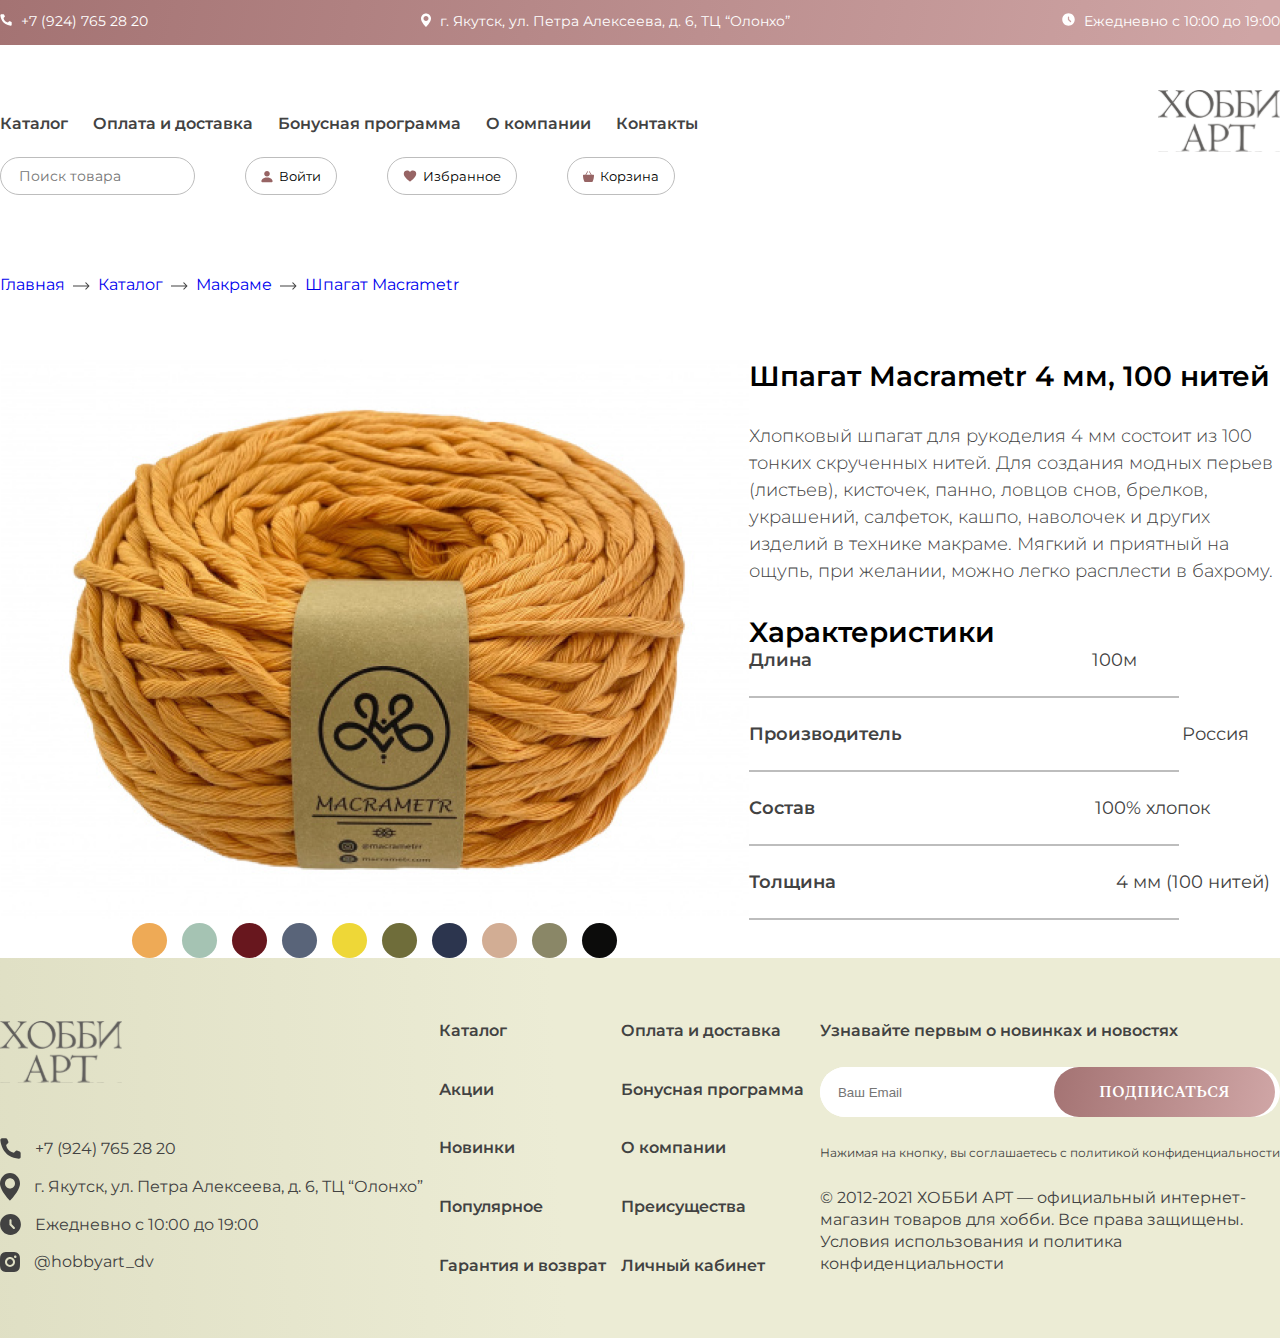
<file: kartochka_tovara.html>
<!DOCTYPE html>
<html lang="zxx">
<head>
   <meta charset="UTF-8">
   <meta http-equiv="X-UA-Compatible" content="IE=edge">
   <meta name="viewport" content="width=device-width, initial-scale=1.0">
   <link rel="stylesheet" href="/css/main.css">
   <link rel="stylesheet" href="/css/checbox.css">
   <link rel="stylesheet" href="/css/buttons.css">
   <link rel="preconnect" href="https://fonts.googleapis.com"><link rel="preconnect" href="https://fonts.gstatic.com" crossorigin><link href="https://fonts.googleapis.com/css2?family=Montserrat:ital,wght@0,300;0,400;0,500;0,600;0,700;1,300;1,400;1,500;1,600;1,700&family=Spectral+SC:ital,wght@0,300;0,500;0,600;1,300;1,500;1,600&family=Spectral:ital,wght@0,500;1,500&display=swap" rel="stylesheet">
   <title>Карточка товара</title>
</head>
<body>
   <header>
      <div class="container">
         <div class="phone">
            <div class="phone-icon"><img src="/img/phone-icon.svg" alt=""></div>
            <div class="phone-content">+7 (924) 765 28 20</div>
         </div>
         <div class="adress">
            <div class="adress-icon"><img src="/img/adress-icon.svg" alt=""></div>
            <div class="adress-content">г. Якутск, ул. Петра Алексеева, д. 6, ТЦ “Олонхо”</div>
         </div>
         <div class="work_time">
            <div class="work_time-icon"><img src="/img/work_time-icon.svg" alt=""></div>
            <div class="work_time-content">Ежедневно с 10:00 до 19:00</div>
         </div>
      </div>
   </header>
   <main>
      <section id="navigation">
         <div class="container">
            <!-- <div class="navigation">
               <a href="/tovar_kartochka.html">Каталог</a>
               <a href="/tovar_kartochka.html">Оплата и доставка</a>
               <a href="/tovar_kartochka.html">Бонусная программа</a>
               <a href="/tovar_kartochka.html">О компании</a>
               <a href="/tovar_kartochka.html">Контакты</a>
               <a href="/index.html"><img src="/img/Logo.svg" alt=""></a>
               <form action="#" method="get" enctype="multipart/form-data">
                  <input placeholder="Поиск товара" type="text" name="name">
                  <button class="button-type2">Войти</button>
                  <button class="button-type2">Избранное</button>
                  <button class="button-type2">Корзина</button>
               </form>
            </div> -->

            <div class="navigation">
               <div class="navigation-left">
                  <a href="/tovar_kartochka.html">Каталог</a>
                  <a href="/tovar_kartochka.html">Оплата и доставка</a>
                  <a href="/tovar_kartochka.html">Бонусная программа</a>
                  <a href="/tovar_kartochka.html">О компании</a>
                  <a href="/tovar_kartochka.html">Контакты</a>
               </div>
               <div class="navigation-logo">
                  <a href="/index.html"><img src="/img/Logo.svg" alt=""></a>
               </div> 
               <div class="navigation-right">
                  <form action="#" method="get" enctype="multipart/form-data">
                     <input placeholder="Поиск товара" type="text" name="name">
                     <button class="button-type2"><img src="/img/nav_chelovek.svg" alt="">Войти</button>
                     <button class="button-type2"><img src="/img/nav_heart.svg" alt="">Избранное</button>
                     <button class="button-type2"><img src="/img/nav_cart.svg" alt="">Корзина</button>
                  </form>
               </div>
            </div>
         </div>
      </section>
      <section id="bread-crumbs">
         <div class="container">
            <div class="bread-crumbs">
               <a href="/index.html">Главная</a>
               <div> <img src="/img/Arrow1.svg" alt=""> </div>
               <a href="/index.html">Каталог</a>
               <div> <img src="/img/Arrow1.svg" alt=""> </div>
               <a href="/index.html">Макраме</a>
               <div> <img src="/img/Arrow1.svg" alt=""> </div>
               <a href="/index.html">Шпагат Macrametr</a>
            </div>
         </div>
      </section>
      <section id="tovar">
         <div class="container">
            <div class="tovar">
               <div class="tovar-foto">
                  <div class="tovar-image">
                     <img src="/img/tovar-image.png" alt="">
                  </div>
                  <div class="tovar-color">
                        <a href="#"></a>
                        <a href="#"></a>
                        <a href="#"></a>
                        <a href="#"></a>
                        <a href="#"></a>
                        <a href="#"></a>
                        <a href="#"></a>
                        <a href="#"></a>
                        <a href="#"></a>
                        <a href="#"></a>
                  </div>
               </div>
               <div class="tovar-info">
                  <h5>Шпагат Macrametr 4 мм, 100 нитей</h5>
                  <p>Хлопковый шпагат для рукоделия 4 мм состоит из 100 тонких скрученных нитей. Для создания модных перьев (листьев), кисточек, панно, ловцов снов, брелков, украшений, салфеток, кашпо, наволочек и других изделий в технике макраме. Мягкий и приятный на ощупь, при желании, можно легко расплести в бахрому.</p>
                  <h5>Xарактеристики</h5>
                  <div class="tovar-info_table">
                     Длина <span>100м</span>
                     <hr>
                     Производитель <span>Россия</span>
                     <hr>
                     Состав <span>100% хлопок</span>
                     <hr>
                     Толщина <span>4 мм (100 нитей)</span>
                     <hr>
                  </div>
               </div>
            </div>
         </div>
      </section>
      
   </main>
   <footer>
      <div class="container">
         <div class="footer-left">
            <div> <img src="/img/Logo.svg" alt=""> </div>
            <p> <img src="/img/footer1.svg" alt=""> +7 (924) 765 28 20</p>
            <p> <img src="/img/footer2.svg" alt=""> г. Якутск, ул. Петра Алексеева, д. 6, ТЦ “Олонхо”</p>
            <p> <img src="/img/footer3.svg" alt=""> Ежедневно с 10:00 до 19:00</p>
            <p> <img src="/img/footer4.svg" alt=""> @hobbyart_dv</p>
         </div>
         <div class="footer-center">
            <a href="/tovar_kartochka.html">Каталог</a>
            <a href="/tovar_kartochka.html">Акции</a>
            <a href="/tovar_kartochka.html">Новинки</a>
            <a href="/tovar_kartochka.html">Популярное</a>
            <a href="/tovar_kartochka.html">Гарантия и возврат</a>
         </div>
         <div class="footer-center">
            <a href="/tovar_kartochka.html">Оплата и доставка</a>
            <a href="/tovar_kartochka.html">Бонусная программа</a>
            <a href="/tovar_kartochka.html">О компании</a>
            <a href="/tovar_kartochka.html">Преисущества</a>
            <a href="/tovar_kartochka.html">Личный кабинет</a>
         </div>
         <div class="footer-right">
            <p>Узнавайте первым о новинках и новостях</p>
            <div class="footer-right_subscription">
               
               <input placeholder="Ваш Email" type="email" name="email">
               <button class="button-type1">ПОДПИСАТЬСЯ</button>
            </div>
            <p class="micro-text">Нажимая на кнопку, вы соглашаетесь с политикой конфиденциальности</p>
            <p class="text_site-info">© 2012-2021 ХОББИ АРТ — официальный интернет-магазин товаров для хобби. Все права защищены. Условия использования и политика конфиденциальности</p>
         </div>
      </div>
   </footer>
</body>
</html>
</file>
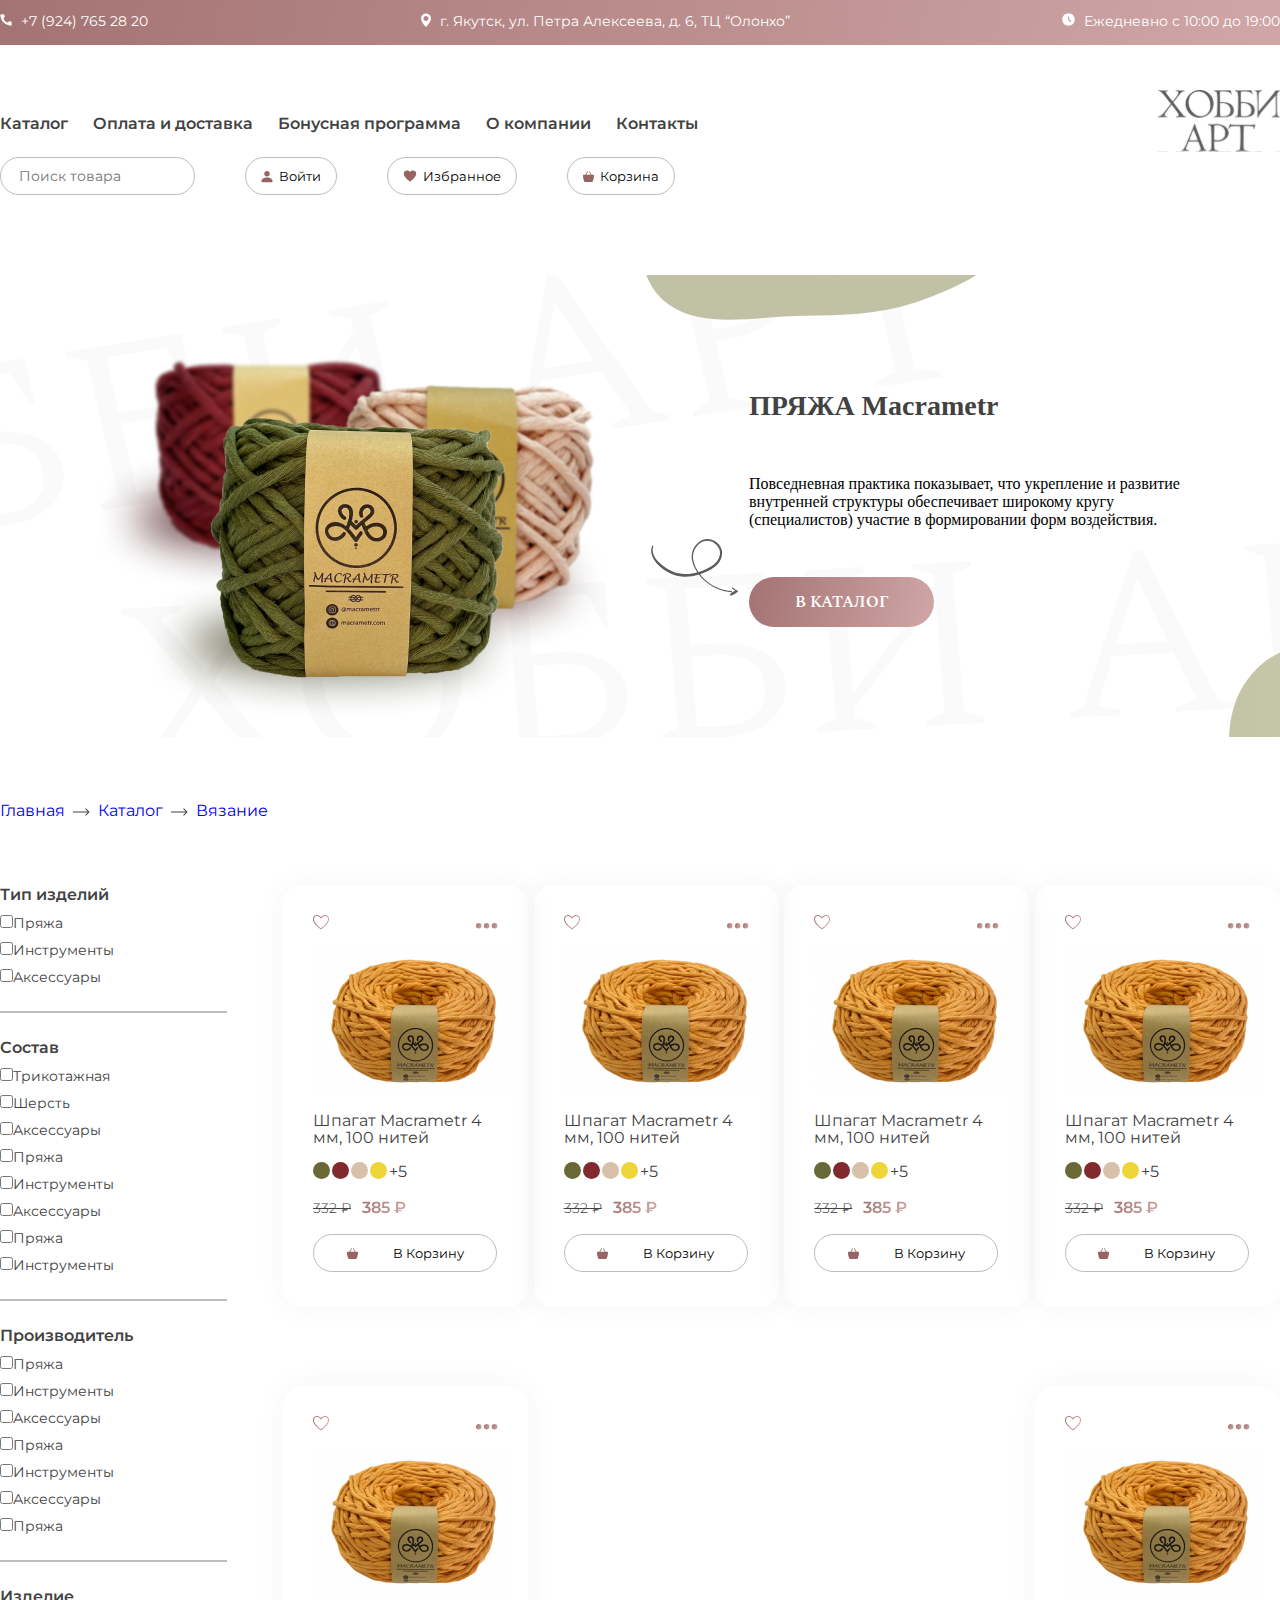
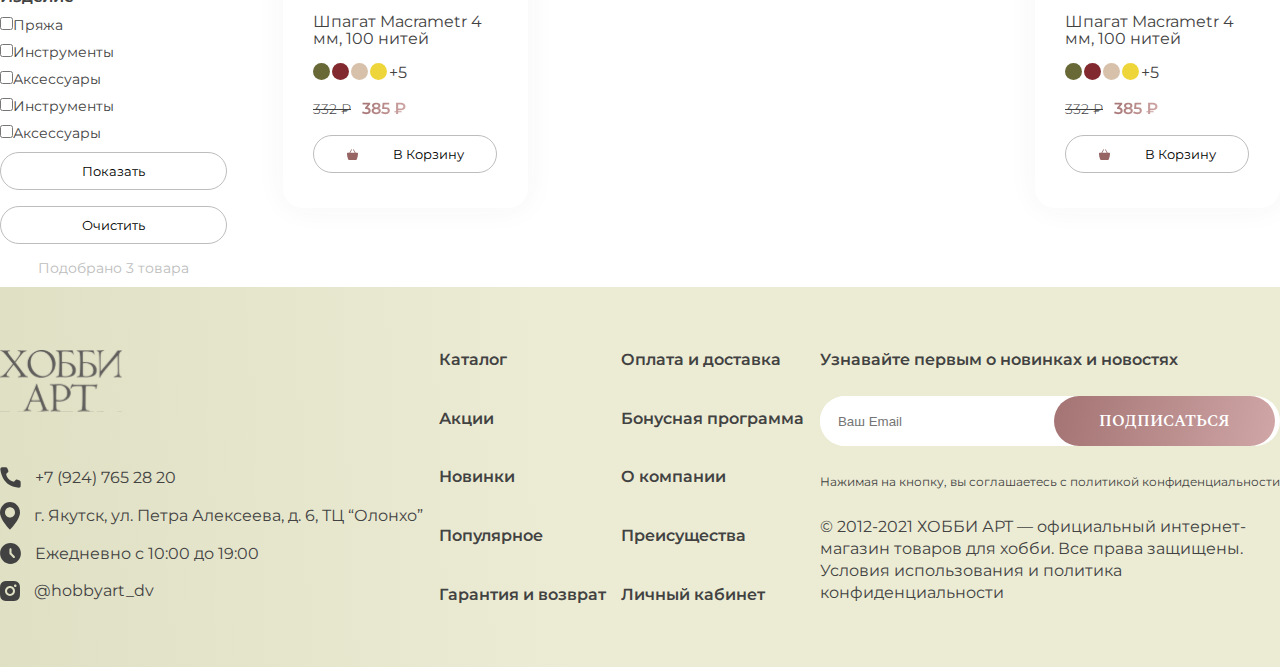
<file: makrame.html>
<!DOCTYPE html>
<html lang="zxx">
<head>
   <meta charset="UTF-8">
   <meta http-equiv="X-UA-Compatible" content="IE=edge">
   <meta name="viewport" content="width=device-width, initial-scale=1.0">
   <link rel="stylesheet" href="/css/main.css">
   <link rel="stylesheet" href="/css/checbox.css">
   <link rel="stylesheet" href="/css/buttons.css">
   <link rel="preconnect" href="https://fonts.googleapis.com"><link rel="preconnect" href="https://fonts.gstatic.com" crossorigin><link href="https://fonts.googleapis.com/css2?family=Montserrat:ital,wght@0,300;0,400;0,500;0,600;0,700;1,300;1,400;1,500;1,600;1,700&family=Spectral+SC:ital,wght@0,300;0,500;0,600;1,300;1,500;1,600&family=Spectral:ital,wght@0,500;1,500&display=swap" rel="stylesheet">
   <title>Каталог</title>
</head>
<body>
   <header>
      <div class="container">
         <div class="phone">
            <div class="phone-icon"><img src="/img/phone-icon.svg" alt=""></div>
            <div class="phone-content">+7 (924) 765 28 20</div>
         </div>
         <div class="adress">
            <div class="adress-icon"><img src="/img/adress-icon.svg" alt=""></div>
            <div class="adress-content">г. Якутск, ул. Петра Алексеева, д. 6, ТЦ “Олонхо”</div>
         </div>
         <div class="work_time">
            <div class="work_time-icon"><img src="/img/work_time-icon.svg" alt=""></div>
            <div class="work_time-content">Ежедневно с 10:00 до 19:00</div>
         </div>
      </div>
   </header>
   <main>
      <section id="navigation">
         <div class="container">
            <!-- <div class="navigation">
               <a href="/tovar_kartochka.html">Каталог</a>
               <a href="/tovar_kartochka.html">Оплата и доставка</a>
               <a href="/tovar_kartochka.html">Бонусная программа</a>
               <a href="/tovar_kartochka.html">О компании</a>
               <a href="/tovar_kartochka.html">Контакты</a>
               <a href="/index.html"><img src="/img/Logo.svg" alt=""></a>
               <form action="#" method="get" enctype="multipart/form-data">
                  <input placeholder="Поиск товара" type="text" name="name">
                  <button class="button-type2">Войти</button>
                  <button class="button-type2">Избранное</button>
                  <button class="button-type2">Корзина</button>
               </form>
            </div> -->

            <div class="navigation">
               <div class="navigation-left">
                  <a href="/tovar_kartochka.html">Каталог</a>
                  <a href="/tovar_kartochka.html">Оплата и доставка</a>
                  <a href="/tovar_kartochka.html">Бонусная программа</a>
                  <a href="/tovar_kartochka.html">О компании</a>
                  <a href="/tovar_kartochka.html">Контакты</a>
               </div>
               <div class="navigation-logo">
                  <a href="/index.html"><img src="/img/Logo.svg" alt=""></a>
               </div> 
               <div class="navigation-right">
                  <form action="#" method="get" enctype="multipart/form-data">
                     <input placeholder="Поиск товара" type="text" name="name">
                     <button class="button-type2"><img src="/img/nav_chelovek.svg" alt="">Войти</button>
                     <button class="button-type2"><img src="/img/nav_heart.svg" alt="">Избранное</button>
                     <button class="button-type2"><img src="/img/nav_cart.svg" alt="">Корзина</button>
                  </form>
               </div>
            </div>
         </div>
      </section>
      <section id="start">
         <div class="container">
            <div class="start">
               <!-- <img src="/img/main_background.svg" alt=""> -->
               <div><img src="/img/klubok.png" alt=""></div>
               <div class="img-arrow"><img src="/img/arrow.svg" alt=""></div>
               <div class="start-content">
                  <h2>ПРЯЖА Macrametr</h2>
                  <p>Повседневная практика показывает, что укрепление и развитие внутренней структуры обеспечивает широкому кругу (специалистов) участие в формировании форм воздействия. </p>
                  <button class="button-type1" id="button-catalog">В КАТАЛОГ</button>
               </div>
            </div>
         </div>
      </section>
      <section id="bread-crumbs">
         <div class="container">
            <div class="bread-crumbs">
               <a href="/index.html">Главная</a>
               <div> <img src="/img/Arrow1.svg" alt=""> </div>
               <a href="/index.html">Каталог</a>
               <div> <img src="/img/Arrow1.svg" alt=""> </div>
               <a href="/index.html">Вязание</a>
            </div>
         </div>
      </section>
      <section id="main-content">
         <div class="container">
            <aside>
               <div class="aside-type">
                  <h4>Тип изделий</h4>
                  <p><input type="checkbox" name="type" value="yes">Пряжа</p>
                  <p><input type="checkbox" name="type2" value="yes">Инструменты</p>
                  <p><input type="checkbox" name="type3" value="yes">Аксессуары</p>
               </div>
               <hr>
               <div class="aside-type">
                  <h4>Состав</h4>
                  <p><input type="checkbox" name="composition" value="yes">Трикотажная</p>
                  <p><input type="checkbox" name="composition2" value="yes">Шерсть</p>
                  <p><input type="checkbox" name="composition3" value="yes">Аксессуары</p>
                  <p><input type="checkbox" name="composition4" value="yes">Пряжа</p>
                  <p><input type="checkbox" name="composition5" value="yes">Инструменты</p>
                  <p><input type="checkbox" name="composition6" value="yes">Аксессуары</p>
                  <p><input type="checkbox" name="composition7" value="yes">Пряжа</p>
                  <p><input type="checkbox" name="composition8" value="yes">Инструменты</p>
               </div>
               <hr>
               <div class="aside-type">
                  <h4>Производитель</h4>
                  <p><input type="checkbox" name="composition" value="yes">Пряжа</p>
                  <p><input type="checkbox" name="composition2" value="yes">Инструменты</p>
                  <p><input type="checkbox" name="composition3" value="yes">Аксессуары</p>
                  <p><input type="checkbox" name="composition4" value="yes">Пряжа</p>
                  <p><input type="checkbox" name="composition5" value="yes">Инструменты</p>
                  <p><input type="checkbox" name="composition6" value="yes">Аксессуары</p>
                  <p><input type="checkbox" name="composition7" value="yes">Пряжа</p>
               </div>
               <hr>
               <div class="aside-type">
                  <h4>Изделие</h4>
                  <p><input type="checkbox" name="product" value="yes">Пряжа</p>
                  <p><input type="checkbox" name="product3" value="yes">Инструменты</p>
                  <p><input type="checkbox" name="product4" value="yes">Аксессуары</p>
                  <p><input type="checkbox" name="product5" value="yes">Инструменты</p>
                  <p><input type="checkbox" name="product6" value="yes">Аксессуары</p>
               </div>
               <div> <button class="button-type2">Показать</button> </div>
               <div> <button class="button-type2">Очистить</button> </div>
               <p>Подобрано 3 товара</p>
            </aside>
            
            <div class="main-content">
               <div class="main-content_item">
                  <div class="heart-icon">
                     <a href="#"><img src="/img/heart-icon.svg" alt=""></a>
                     <a href="#"><img src="/img/dots.svg" alt=""></a>
                  </div>
                  <div class="makrame-content_image">
                     <img src="/img/makrame-img.png" alt="">
                  </div>
                  <h4 class="makrame-content_title">Шпагат Macrametr 4 мм, 100 нитей</h4>
                  <div class="makrame-content_colors">
                     <a href="#"></a>
                     <a href="#"></a>
                     <a href="#"></a>
                     <a href="#"></a>
                     <a href="#">+5</a>
                  </div>
                  <div class="makrame-content_price">
                     <p>332 ₽</p>
                     <p>385 ₽</p>
                  </div>
                  <button class="button-type2 main-content_item_button"><img src="/img/nav_cart.svg" alt="">В Корзину</button>
               </div>
               <div class="main-content_item">
                  <div class="heart-icon">
                     <a href="#"><img src="/img/heart-icon.svg" alt=""></a>
                     <a href="#"><img src="/img/dots.svg" alt=""></a>
                  </div>
                  <div class="makrame-content_image">
                     <img src="/img/makrame-img.png" alt="">
                  </div>
                  <h4 class="makrame-content_title">Шпагат Macrametr 4 мм, 100 нитей</h4>
                  <div class="makrame-content_colors">
                     <a href="#"></a>
                     <a href="#"></a>
                     <a href="#"></a>
                     <a href="#"></a>
                     <a href="#">+5</a>
                  </div>
                  <div class="makrame-content_price">
                     <p>332 ₽</p>
                     <p>385 ₽</p>
                  </div>
                  <button class="button-type2 main-content_item_button"><img src="/img/nav_cart.svg" alt="">В Корзину</button>
               </div>
               <div class="main-content_item">
                  <div class="heart-icon">
                     <a href="#"><img src="/img/heart-icon.svg" alt=""></a>
                     <a href="#"><img src="/img/dots.svg" alt=""></a>
                  </div>
                  <div class="makrame-content_image">
                     <img src="/img/makrame-img.png" alt="">
                  </div>
                  <h4 class="makrame-content_title">Шпагат Macrametr 4 мм, 100 нитей</h4>
                  <div class="makrame-content_colors">
                     <a href="#"></a>
                     <a href="#"></a>
                     <a href="#"></a>
                     <a href="#"></a>
                     <a href="#">+5</a>
                  </div>
                  <div class="makrame-content_price">
                     <p>332 ₽</p>
                     <p>385 ₽</p>
                  </div>
                  <button class="button-type2 main-content_item_button"><img src="/img/nav_cart.svg" alt="">В Корзину</button>
               </div>
               <div class="main-content_item">
                  <div class="heart-icon">
                     <a href="#"><img src="/img/heart-icon.svg" alt=""></a>
                     <a href="#"><img src="/img/dots.svg" alt=""></a>
                  </div>
                  <div class="makrame-content_image">
                     <img src="/img/makrame-img.png" alt="">
                  </div>
                  <h4 class="makrame-content_title">Шпагат Macrametr 4 мм, 100 нитей</h4>
                  <div class="makrame-content_colors">
                     <a href="#"></a>
                     <a href="#"></a>
                     <a href="#"></a>
                     <a href="#"></a>
                     <a href="#">+5</a>
                  </div>
                  <div class="makrame-content_price">
                     <p>332 ₽</p>
                     <p>385 ₽</p>
                  </div>
                  <button class="button-type2 main-content_item_button"><img src="/img/nav_cart.svg" alt="">В Корзину</button>
               </div>
               <div class="main-content_item">
                  <div class="heart-icon">
                     <a href="#"><img src="/img/heart-icon.svg" alt=""></a>
                     <a href="#"><img src="/img/dots.svg" alt=""></a>
                  </div>
                  <div class="makrame-content_image">
                     <img src="/img/makrame-img.png" alt="">
                  </div>
                  <h4 class="makrame-content_title">Шпагат Macrametr 4 мм, 100 нитей</h4>
                  <div class="makrame-content_colors">
                     <a href="#"></a>
                     <a href="#"></a>
                     <a href="#"></a>
                     <a href="#"></a>
                     <a href="#">+5</a>
                  </div>
                  <div class="makrame-content_price">
                     <p>332 ₽</p>
                     <p>385 ₽</p>
                  </div>
                  <button class="button-type2 main-content_item_button"><img src="/img/nav_cart.svg" alt="">В Корзину</button>
               </div>
               <div class="main-content_item">
                  <div class="heart-icon">
                     <a href="#"><img src="/img/heart-icon.svg" alt=""></a>
                     <a href="#"><img src="/img/dots.svg" alt=""></a>
                  </div>
                  <div class="makrame-content_image">
                     <img src="/img/makrame-img.png" alt="">
                  </div>
                  <h4 class="makrame-content_title">Шпагат Macrametr 4 мм, 100 нитей</h4>
                  <div class="makrame-content_colors">
                     <a href="#"></a>
                     <a href="#"></a>
                     <a href="#"></a>
                     <a href="#"></a>
                     <a href="#">+5</a>
                  </div>
                  <div class="makrame-content_price">
                     <p>332 ₽</p>
                     <p>385 ₽</p>
                  </div>
                  <button class="button-type2 main-content_item_button"><img src="/img/nav_cart.svg" alt="">В Корзину</button>
               </div>
            </div>
         </div>
      </section>
   </main>
   <footer>
      <div class="container">
         <div class="footer-left">
            <div> <img src="/img/Logo.svg" alt=""> </div>
            <p> <img src="/img/footer1.svg" alt=""> +7 (924) 765 28 20</p>
            <p> <img src="/img/footer2.svg" alt=""> г. Якутск, ул. Петра Алексеева, д. 6, ТЦ “Олонхо”</p>
            <p> <img src="/img/footer3.svg" alt=""> Ежедневно с 10:00 до 19:00</p>
            <p> <img src="/img/footer4.svg" alt=""> @hobbyart_dv</p>
         </div>
         <div class="footer-center">
            <a href="/tovar_kartochka.html">Каталог</a>
            <a href="/tovar_kartochka.html">Акции</a>
            <a href="/tovar_kartochka.html">Новинки</a>
            <a href="/tovar_kartochka.html">Популярное</a>
            <a href="/tovar_kartochka.html">Гарантия и возврат</a>
         </div>
         <div class="footer-center">
            <a href="/tovar_kartochka.html">Оплата и доставка</a>
            <a href="/tovar_kartochka.html">Бонусная программа</a>
            <a href="/tovar_kartochka.html">О компании</a>
            <a href="/tovar_kartochka.html">Преисущества</a>
            <a href="/tovar_kartochka.html">Личный кабинет</a>
         </div>
         <div class="footer-right">
            <p>Узнавайте первым о новинках и новостях</p>
            <div class="footer-right_subscription">
               
               <input placeholder="Ваш Email" type="email" name="email">
               <button class="button-type1">ПОДПИСАТЬСЯ</button>
            </div>
            <p class="micro-text">Нажимая на кнопку, вы соглашаетесь с политикой конфиденциальности</p>
            <p class="text_site-info">© 2012-2021 ХОББИ АРТ — официальный интернет-магазин товаров для хобби. Все права защищены. Условия использования и политика конфиденциальности</p>
         </div>
      </div>
   </footer>
</body>
</html>
</file>
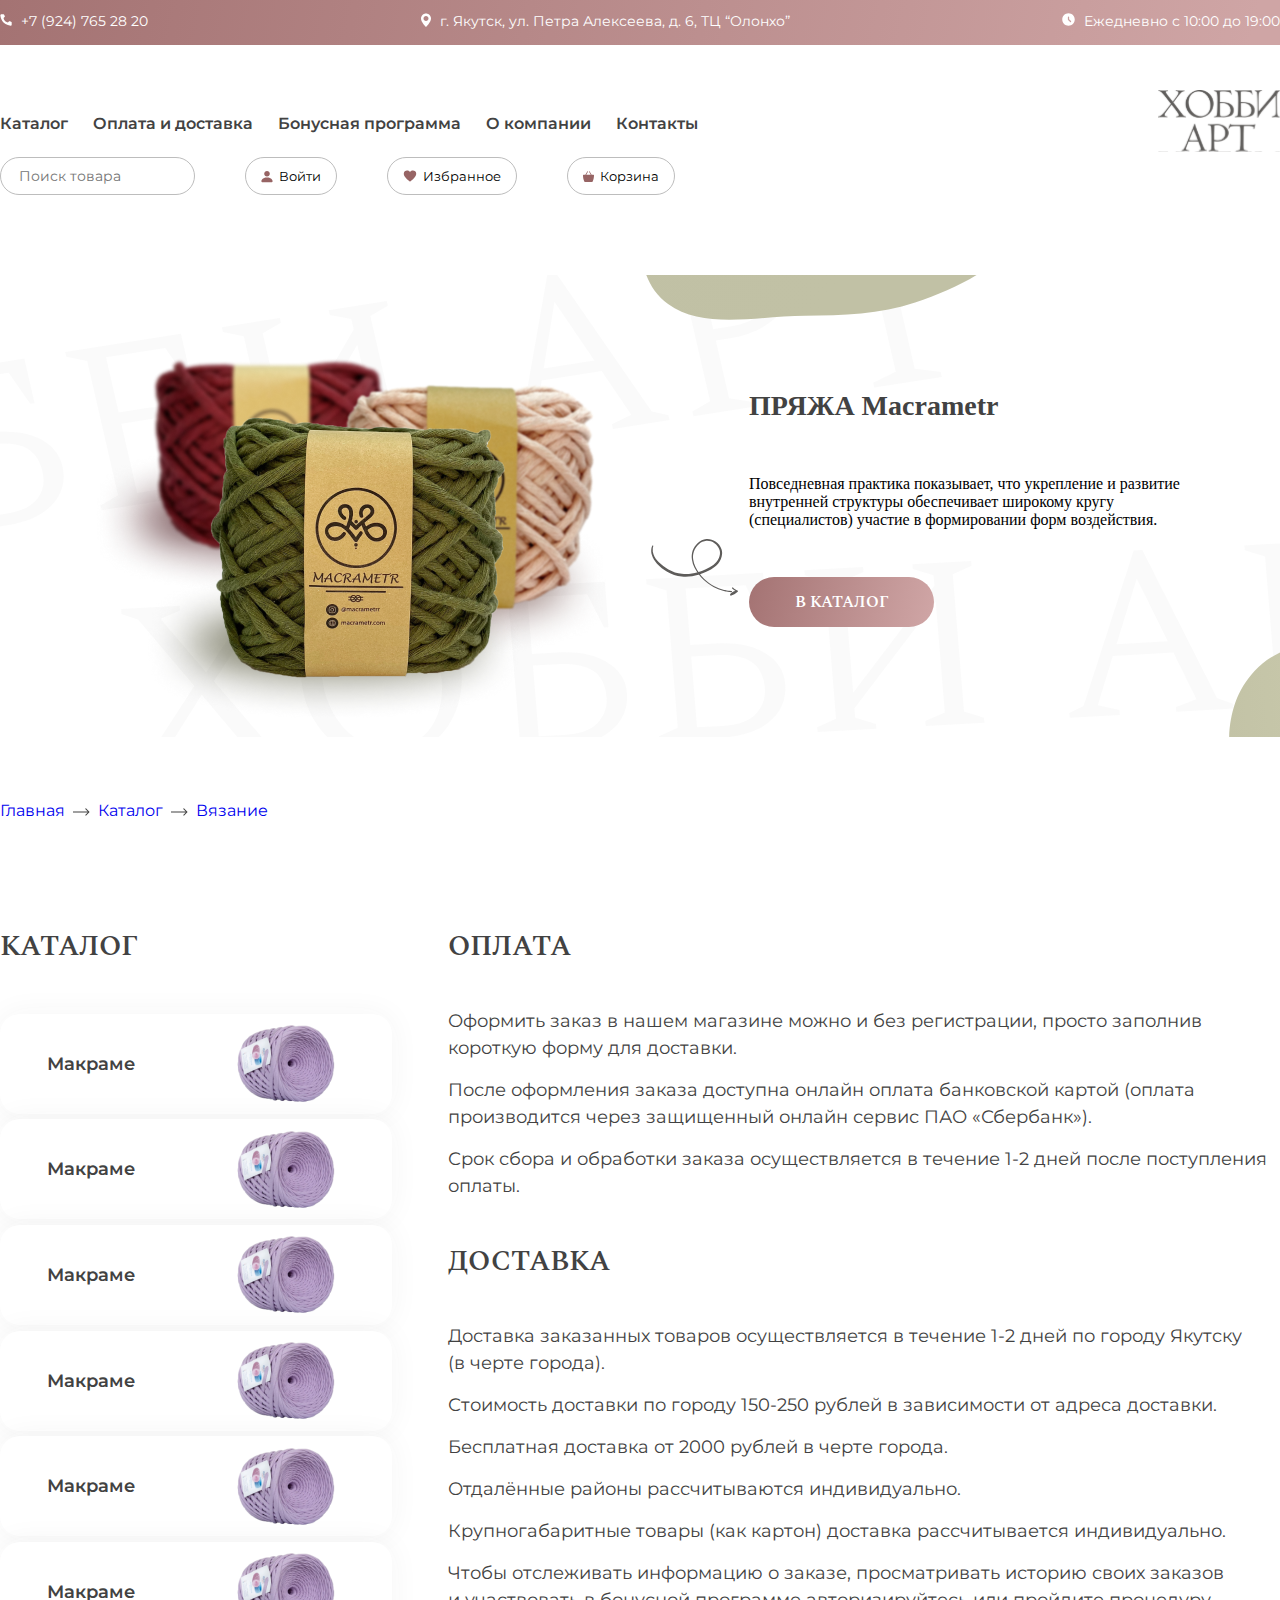
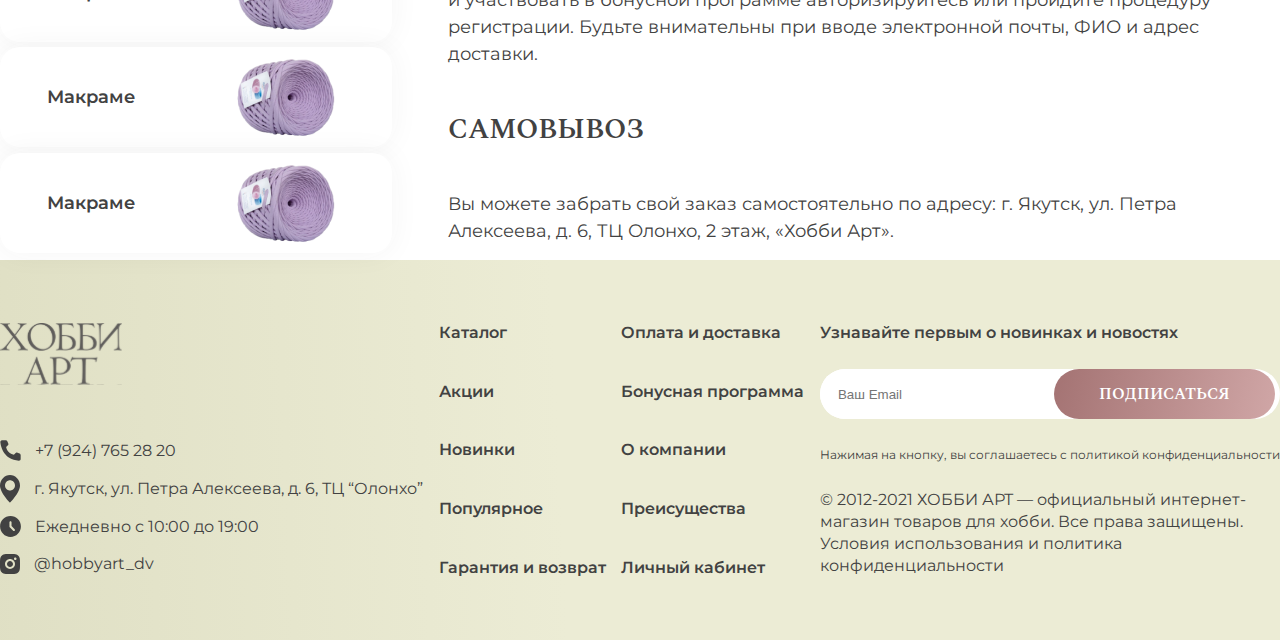
<file: oplata_i_dostavka.html>
<!DOCTYPE html>
<html lang="zxx">
<head>
   <meta charset="UTF-8">
   <meta http-equiv="X-UA-Compatible" content="IE=edge">
   <meta name="viewport" content="width=device-width, initial-scale=1.0">
   <link rel="stylesheet" href="/css/main.css">
   <link rel="stylesheet" href="/css/checbox.css">
   <link rel="stylesheet" href="/css/buttons.css">
   <link rel="preconnect" href="https://fonts.googleapis.com"><link rel="preconnect" href="https://fonts.gstatic.com" crossorigin><link href="https://fonts.googleapis.com/css2?family=Montserrat:ital,wght@0,300;0,400;0,500;0,600;0,700;1,300;1,400;1,500;1,600;1,700&family=Spectral+SC:ital,wght@0,300;0,500;0,600;1,300;1,500;1,600&family=Spectral:ital,wght@0,500;1,500&display=swap" rel="stylesheet">
   <title>Оплата</title>
</head>
<body>
   <header>
      <div class="container">
         <div class="phone">
            <div class="phone-icon"><img src="/img/phone-icon.svg" alt=""></div>
            <div class="phone-content">+7 (924) 765 28 20</div>
         </div>
         <div class="adress">
            <div class="adress-icon"><img src="/img/adress-icon.svg" alt=""></div>
            <div class="adress-content">г. Якутск, ул. Петра Алексеева, д. 6, ТЦ “Олонхо”</div>
         </div>
         <div class="work_time">
            <div class="work_time-icon"><img src="/img/work_time-icon.svg" alt=""></div>
            <div class="work_time-content">Ежедневно с 10:00 до 19:00</div>
         </div>
      </div>
   </header>
   <main>
      <section id="navigation">
         <div class="container">
            <!-- <div class="navigation">
               <a href="/tovar_kartochka.html">Каталог</a>
               <a href="/tovar_kartochka.html">Оплата и доставка</a>
               <a href="/tovar_kartochka.html">Бонусная программа</a>
               <a href="/tovar_kartochka.html">О компании</a>
               <a href="/tovar_kartochka.html">Контакты</a>
               <a href="/index.html"><img src="/img/Logo.svg" alt=""></a>
               <form action="#" method="get" enctype="multipart/form-data">
                  <input placeholder="Поиск товара" type="text" name="name">
                  <button class="button-type2">Войти</button>
                  <button class="button-type2">Избранное</button>
                  <button class="button-type2">Корзина</button>
               </form>
            </div> -->

            <div class="navigation">
               <div class="navigation-left">
                  <a href="/tovar_kartochka.html">Каталог</a>
                  <a href="/tovar_kartochka.html">Оплата и доставка</a>
                  <a href="/tovar_kartochka.html">Бонусная программа</a>
                  <a href="/tovar_kartochka.html">О компании</a>
                  <a href="/tovar_kartochka.html">Контакты</a>
               </div>
               <div class="navigation-logo">
                  <a href="/index.html"><img src="/img/Logo.svg" alt=""></a>
               </div> 
               <div class="navigation-right">
                  <form action="#" method="get" enctype="multipart/form-data">
                     <input placeholder="Поиск товара" type="text" name="name">
                     <button class="button-type2"><img src="/img/nav_chelovek.svg" alt="">Войти</button>
                     <button class="button-type2"><img src="/img/nav_heart.svg" alt="">Избранное</button>
                     <button class="button-type2"><img src="/img/nav_cart.svg" alt="">Корзина</button>
                  </form>
               </div>
            </div>
         </div>
      </section>
      <section id="start">
         <div class="container">
            <div class="start">
               <!-- <img src="/img/main_background.svg" alt=""> -->
               <div><img src="/img/klubok.png" alt=""></div>
               <div class="img-arrow"><img src="/img/arrow.svg" alt=""></div>
               <div class="start-content">
                  <h2>ПРЯЖА Macrametr</h2>
                  <p>Повседневная практика показывает, что укрепление и развитие внутренней структуры обеспечивает широкому кругу (специалистов) участие в формировании форм воздействия. </p>
                  <button class="button-type1" id="button-catalog">В КАТАЛОГ</button>
               </div>
            </div>
         </div>
      </section>
      <section id="bread-crumbs">
         <div class="container">
            <div class="bread-crumbs">
               <a href="/index.html">Главная</a>
               <div> <img src="/img/Arrow1.svg" alt=""> </div>
               <a href="/index.html">Каталог</a>
               <div> <img src="/img/Arrow1.svg" alt=""> </div>
               <a href="/index.html">Вязание</a>
            </div>
         </div>
      </section>
      <section id="main-content">
         <div class="container">
            <aside>
               <div class="aside-oplata">
                  <h3>КАТАЛОГ</h3>
                  <a href="">
                     <div class="aside-oplata_item">
                        <p>Макраме</p>
                        <img src="/img/oplata-aside-item.png" alt="">
                     </div>
                  </a>
                  <a href="">
                     <div class="aside-oplata_item">
                        <p>Макраме</p>
                        <img src="/img/oplata-aside-item.png" alt="">
                     </div>
                  </a>
                  <a href="">
                     <div class="aside-oplata_item">
                        <p>Макраме</p>
                        <img src="/img/oplata-aside-item.png" alt="">
                     </div>
                  </a>
                  <a href="">
                     <div class="aside-oplata_item">
                        <p>Макраме</p>
                        <img src="/img/oplata-aside-item.png" alt="">
                     </div>
                  </a>
                  <a href="">
                     <div class="aside-oplata_item">
                        <p>Макраме</p>
                        <img src="/img/oplata-aside-item.png" alt="">
                     </div>
                  </a>
                  <a href="">
                     <div class="aside-oplata_item">
                        <p>Макраме</p>
                        <img src="/img/oplata-aside-item.png" alt="">
                     </div>
                  </a>
                  <a href="">
                     <div class="aside-oplata_item">
                        <p>Макраме</p>
                        <img src="/img/oplata-aside-item.png" alt="">
                     </div>
                  </a>
                  <a href="">
                     <div class="aside-oplata_item">
                        <p>Макраме</p>
                        <img src="/img/oplata-aside-item.png" alt="">
                     </div>
                  </a>
               </div>
            </aside>
            
            <div class="oplata-info">
               <h3>ОПЛАТА</h3>
               <p>Оформить заказ в нашем магазине можно и без регистрации, просто заполнив короткую форму для доставки.</p>
               <p>После оформления заказа доступна онлайн оплата банковской картой (оплата производится через защищенный онлайн сервис ПАО «Сбербанк»).</p>
               <p>Срок сбора и обработки заказа осуществляется в течение 1-2 дней после поступления оплаты.</p>
               <h3>ДОСТАВКА</h3>
               <p>Доставка заказанных товаров осуществляется в течение 1-2 дней по городу Якутску (в черте города).</p>
               <p>Стоимость доставки по городу 150-250 рублей в зависимости от адреса доставки.</p>
               <p>Бесплатная доставка от 2000 рублей в черте города.</p>
               <p>Отдалённые районы рассчитываются индивидуально.</p>
               <p>Крупногабаритные товары (как картон) доставка рассчитывается индивидуально.</p>
               <p>Чтобы отслеживать информацию о заказе, просматривать историю своих заказов и участвовать в бонусной программе авторизируйтесь или пройдите процедуру регистрации. Будьте внимательны при вводе электронной почты, ФИО и адрес доставки.</p>
               <h3>САМОВЫВОЗ</h3>
               <p>Вы можете забрать свой заказ самостоятельно по адресу:
                  г. Якутск, ул. Петра Алексеева, д. 6, ТЦ Олонхо, 2 этаж, «Хобби Арт».</p>
            </div>
         </div>
      </section>
   </main>
   <footer>
      <div class="container">
         <div class="footer-left">
            <div> <img src="/img/Logo.svg" alt=""> </div>
            <p> <img src="/img/footer1.svg" alt=""> +7 (924) 765 28 20</p>
            <p> <img src="/img/footer2.svg" alt=""> г. Якутск, ул. Петра Алексеева, д. 6, ТЦ “Олонхо”</p>
            <p> <img src="/img/footer3.svg" alt=""> Ежедневно с 10:00 до 19:00</p>
            <p> <img src="/img/footer4.svg" alt=""> @hobbyart_dv</p>
         </div>
         <div class="footer-center">
            <a href="/tovar_kartochka.html">Каталог</a>
            <a href="/tovar_kartochka.html">Акции</a>
            <a href="/tovar_kartochka.html">Новинки</a>
            <a href="/tovar_kartochka.html">Популярное</a>
            <a href="/tovar_kartochka.html">Гарантия и возврат</a>
         </div>
         <div class="footer-center">
            <a href="/tovar_kartochka.html">Оплата и доставка</a>
            <a href="/tovar_kartochka.html">Бонусная программа</a>
            <a href="/tovar_kartochka.html">О компании</a>
            <a href="/tovar_kartochka.html">Преисущества</a>
            <a href="/tovar_kartochka.html">Личный кабинет</a>
         </div>
         <div class="footer-right">
            <p>Узнавайте первым о новинках и новостях</p>
            <div class="footer-right_subscription">
               
               <input placeholder="Ваш Email" type="email" name="email">
               <button class="button-type1">ПОДПИСАТЬСЯ</button>
            </div>
            <p class="micro-text">Нажимая на кнопку, вы соглашаетесь с политикой конфиденциальности</p>
            <p class="text_site-info">© 2012-2021 ХОББИ АРТ — официальный интернет-магазин товаров для хобби. Все права защищены. Условия использования и политика конфиденциальности</p>
         </div>
      </div>
   </footer>
</body>
</html>
</file>
<file: css/main.css>
* {
   margin: 0px;
   padding: 0px;
   box-sizing: border-box;
   
}
@media (min-width: 1200px) {

}

@media (min-width: 992px) and (max-width: 1199px) {
   .container {
      max-width: 970px;
   }
}

@media (min-width: 768px) and (max-width: 991px) {
   .container {
      max-width: 750px;
   }
}

@media (max-width: 767px) {
   .container {
      max-width: none;
   }
}

/* @media (max-width: 480px) {

}

@media (max-width: 320px) {

} */

a {
   text-decoration: none;
}
header {
   width: vh100%;
   height: 45px;
   font-family: Montserrat;
   font-size: 14px;
   line-height: 17px;
   background: linear-gradient(102.48deg, #976464 -29.03%, #CFA5A5 97.75%);
   display: flex;
   align-items: center;
}
header .container {
   width: 1620px;
   margin: 0 auto;
   display: flex;
   justify-content: space-between;
   color: #FFFFFF;
}
header > .container > div {
   display: flex;
   gap: 9px;
}

main {
   max-width: 1620px;
   margin: 0 auto;
   background-color: #FFFFFF;
}
.section-title {
   font-family: "Spectral SC";
   font-size: 28px;
   line-height: 42.62px;
   display: flex;
   justify-content: center;
   margin-bottom: 64px;
}
#navigation > .container {
   margin: 45px 0px 80px;
   font-family: montserrat;
   display: flex;
   justify-content: space-between;
   align-items: center;
   flex-wrap: wrap;
}
.navigation {
   max-width: 1620px;
   width: 100%;
   display: flex;
   justify-content: space-between;
   align-items: center;
   flex-wrap: wrap;
}
.navigation a {
   font-family: Montserrat;
   font-weight: 600;
   font-size: 16px;
   line-height: 20px;
   color: #424242;
}
.navigation-left {
   display: flex;
   gap: 25px;
   flex-wrap: wrap;
}
.navigation-logo {
   /* margin: 0 50px; */
}
.navigation-right form {
   display: flex;
   justify-content: space-between;
   gap: 50px;
   flex-wrap: wrap;
}
.navigation-right form button {
   display: flex;
   justify-content: space-between;
   align-items: center;
   gap: 6px;
}

.start {
   height: 462px;
   background: linear-gradient(101.38deg, #DDDDBF 3.06%, #ECECD5 85.68%);
   background: url(/img/main_background.svg);
   display: flex;
   justify-content: center;
   align-items: center;
}
.img-arrow {
   margin: 120px 0px 0px -20px;
}
/* .start > img {
   position: absolute;
} */
.start-content {
   max-width: 446px;
}
.start-content h2 {
   color:#424242;
   font-size: 28px;
   font-weight: 600;
   line-height: 42.62px;
}
.start-content p {
   margin: 48px 0px;
}

#new .container {
   max-width: 1620px;
}
#new {
   margin-top: 49px;
}
.new {
   display: flex;
   justify-content: space-between;
   font-family: Montserrat;
   font-weight: 600;
   font-size: 18px;
   line-height: 22px;
   color: #FFFFFF;
}
.checkbox {
   margin: 0 64px;
}
.new-images-box {
   width: 300px;
   height: 487px;
   border-radius: 20px;
   padding: 441px 0px 0px 34px;
   color: rgba(255, 255, 255, 1);
}
#new-images-title {
   max-width: 192px;
}
.new-images-box1 {
   background-image: url(/img/new1.png);
}
.new-images-box2 {
   background-image: url(/img/new2.png);
}
.new-images-box3 {
   background-image: url(/img/new3.png);
}
.new-images-box4 {
   background-image: url(/img/new4.png);
}
.new-images-box5 {
   background-image: url(/img/new5.png);
}

#catalog {
   margin: 128px 0px;
}
#catalog .container {
   max-width: 1620px;
}
.catalog {
   position: relative;
}
.catalog-box {
   max-width: 1620px;
   min-height: 620px;
   width: 100%;
   position: relative;
   display: flex;
   justify-content: space-between;
   align-items: space-between;
   flex-wrap: wrap;
}
.catalog-item {
   width: 375px;
   max-height: 280px;
   box-shadow: 0px 0px 30px rgba(68, 68, 68, 0.05);
   border-radius: 20px;
   position: relative;
   background-color: #FFFFFF;
}
#catalog-blocklink {
   display: block;
   max-width: 1620px;
   width: 100%;
   position: relative;
}
.catalog-item:hover {
   background: linear-gradient(59.75deg, #C5C5A8 -2.61%, #E2E1CF 76.3%, #E2E1CF 76.3%);
}
.catalog-item_title {
   font-family: "Spectral SC";
   font-size: 24px;
   font-weight: 500;
   line-height: 37px;
   color: #424242;
   margin: 35px 0px 0px 32px;
   max-width: 180px;
}
.catalog-item_price {
   font-family: "Montserrat";
   font-size: 16px;
   font-weight: 400;
   line-height: 24px;
   color: rgba(94, 92, 90, 0.8);
   margin: 4px 0px 121px 32px;
}
.catalog-item_info {
   font-family: "Montserrat";
   font-size: 16px;
   font-weight: 600;
   line-height: 24px;
   color: rgba(151, 100, 100, 1);
   margin: 0px 0px 37px 32px;
}
/* .catalog-item_image {
   position: absolute;
   top 104px;
   left 99px;
} */
#story {
   margin: 128px 0px;
}
#story .container {
   max-width: 1620px;
}
.story {
   position: relative;
}
.story-box {
   max-width: 1620px;
   width: 100%;
   position: relative;
   display: flex;
   justify-content: space-between;
   flex-wrap: wrap;
}
.story-item {
   max-width: 505px;
   display: flex;
   justify-content: space-between;
}
.story-item_image {
   background: url(/img/Vector.svg);
   background-repeat: no-repeat;
   width: 120px;
   position: relative;
}
.story-item_image > img {
   position: absolute;
   right: 0;
   top: 8px;
}
.story-item_text {
   max-width: 365px;
}
.story-item_title {
   font-family: "Spectral";
   font-size: 24px;
   font-weight: 500;
   line-height: 37px;
   color: #424242;
   margin-bottom: 8px;
}
.story-item_discription {
   font-family: "Spectral";
   font-size: 16px;
   font-weight: 400;
   line-height: 22px;
   color: #424242;
}

#instagram {
   margin: 128px 0px;
}
#instagram .container {
   max-width: 1620px;
}
.instagram {
   display: flex;
   justify-content: space-between;
   max-width: 1620px;
   max-height: 1210px;
   margin-bottom: 64px;
}
.instagram-blockL {
   max-width: 810px;
   height: 1210px;
   display: flex;
   flex-wrap: wrap;
   gap: 20px;
}
.instagram-blockR {
   width: 810px;
   display: flex;
   flex-wrap: wrap;
   gap: 20px;
}
.instagram-item_image {
   border-radius: 20px;
   box-shadow: 0px 0px 53.8117px rgba(68, 68, 68, 0.95);
}
.instagram-button {
   display: flex;
   justify-content: center;
}
#questions .container {
   max-width: 1620px;
}
#questions .container form {
   display: flex;
   justify-content: center;
   width: 1620px;
   gap: 32px;
}
.questions-info {
   max-width: 245px;
   font-family: 'Montserrat';
   font-style: normal;
   font-weight: 400;
   font-size: 12px;
   line-height: 17px;
   margin-left: 935px;
   color: #525252;
}
#bread-crumbs .container {
   max-width: 1620px;
}
.bread-crumbs {
   display: flex;
   justify-content: flex-start;
   gap: 8px;
   margin: 64px 0px;
   font-family: 'Montserrat';
   font-weight: 400;
   font-size: 16px;
   line-height: 20px;
   color: #424242;
}
#main-content .container {
   max-width: 1620px;
   display: flex;
   justify-content: flex-start;
   gap: 56px;
}
aside {
   font-family: Montserrat;
   font-size: 14px;
   font-weight: 400;
   line-height: 17px;
   color: #424242;
}  
hr {
   border: 1px solid #BDBDBD;
   margin: 25px 0px;
}
h4 {
   font-weight: 600;
   font-size: 16px;
   line-height: 20px;
}
aside p {
   margin: 10px 0px;
}
aside > div > button {
   width: 227px;
   margin-bottom: 16px;
}
aside > p {
   color: #BDBDBD;
   display: flex;
   justify-content: center;
}


.main-content {
   width: 1337px;
   display: flex;
   justify-content: space-between;
   flex-wrap: wrap;
   position: relative;
   background-color: #FFFFFF;
}
.main-content_item {
   width: 245px;
   height: 422px;
   border-radius: 20px;
   box-shadow: 0px 0px 30px rgba(68, 68, 68, 0.05);
   padding: 30px;
}
.heart-icon {
   display: flex;
   justify-content: space-between;
}
.makrame-content_image {
   margin: 12px 0px;
}
.makrame-content_title {
   font-family: Montserrat;
   font-size: 16px;
   font-weight: 400;
   line-height: 17px;
   color: #424242;
}
.makrame-content_colors {
   margin: 16px 0px;
}
.makrame-content_colors {
   display: flex;
   justify-content: flex-start;
   gap: 2px;
}
.makrame-content_colors a:nth-child(1) {
   height: 17px;
   width: 17px;
   border-radius: 50%;
   background-color: #696837;
}
.makrame-content_colors a:nth-child(2) {
   height: 17px;
   width: 17px;
   border-radius: 50%;
   background-color: #81292F;
}
.makrame-content_colors a:nth-child(3) {
   height: 17px;
   width: 17px;
   border-radius: 50%;
   background-color: #D8C1AA;
}
.makrame-content_colors a:nth-child(4) {
   height: 17px;
   width: 17px;
   border-radius: 50%;
   background-color: #EED53A;
}
.makrame-content_colors a:nth-child(5) {
   font-family: 'Montserrat';
   font-style: normal;
   font-weight: 400;
   font-size: 16px;
   line-height: 20px;
   color: #424242;
}
.makrame-content_price {
   display: flex;
   justify-content: flex-start;
   align-items: center;
   gap: 11px;
}
.makrame-content_price p:nth-child(1) {
   font-family: 'Montserrat';
   font-weight: 300;
   font-size: 14px;
   line-height: 13px;
   text-decoration-line: line-through;
   color: #424242;
   margin-bottom: 16px;
}
.makrame-content_price p:nth-child(2) {
   font-family: 'Montserrat';
   font-weight: 600;
   font-size: 16px;
   line-height: 20px;
   background: linear-gradient(102.48deg, #976464 -29.03%, #CFA5A5 97.75%);
   -webkit-background-clip: text;
   -webkit-text-fill-color: transparent;
   margin-bottom: 16px;
}
.main-content_item_button {
   width: 184px;
}
.aside-oplata {
   width: 392px;
   height: 968px;
   display: flex;
   flex-direction: column;
   justify-content: space-between;
}
h3 {
   font-family: 'Spectral SC';
   font-weight: 600;
   font-size: 28px;
   line-height: 43px;color: #424242;
   margin: 40px 0px;
}
.aside-oplata_item {
   height: 100px;
   background: #FFFFFF;
   box-shadow: 0px 0px 30px rgba(68, 68, 68, 0.05);
   border-radius: 20px;
   display: flex;
   justify-content: space-around;
   align-items: center;
   font-family: 'Montserrat';
   font-style: normal;
   font-weight: 600;
   font-size: 18px;
   line-height: 22px;
   color: #424242;
}
.oplata-info p {
   font-family: Montserrat;
   font-size: 18px;
   font-weight: 400;
   line-height: 27px;
   letter-spacing: 0em;
   text-align: left;
   color: #424242;
   max-width: 860px;
   margin: 15px 0px;
}

#tovar .container {
   max-width: 1620px;
}
.tovar {
   display: flex;
   justify-content: space-between;
}
.tovar-foto {
   display: flex;
   flex-direction: column;
   justify-content: space-between;
}
.tovar-color {
   display: flex;
   justify-content: center;
   gap: 15px;
}
.tovar-color a {
   height: 35px;
   width: 35px;
   border-radius: 50%;
}
.tovar-color a:nth-child(1) {
   background-color: #EEAA56;
}
.tovar-color a:nth-child(2) {
   background-color: #A5C3B3;
}
.tovar-color a:nth-child(3) {
   background-color: #68171E;
}
.tovar-color a:nth-child(4) {
   background-color: #596479;
}
.tovar-color a:nth-child(5) {
   background-color: #EED737;
}
.tovar-color a:nth-child(6) {
   background-color: #6F6D3A;
}
.tovar-color a:nth-child(7) {
   background-color: #2C354E;
}
.tovar-color a:nth-child(8) {
   background-color: #D2AD94;
}
.tovar-color a:nth-child(9) {
   background-color: #8A8767;
}
.tovar-color a:nth-child(10) {
   background-color: #0C0C0B;
}
.tovar-info_table {
   font-family: 'Montserrat';
   font-weight: 600;
   font-size: 18px;
   line-height: 22px;
   color: #424242;
}
.tovar-info_table > span {
   margin-left: 275px;
   font-weight: 400;
   font-size: 18px;
   line-height: 22px;
}
.tovar-info_table > hr {
   border: 1px solid #BDBDBD;
   width: 430px;
}

h5 {
   font-family: Montserrat;
   font-size: 28px;
   font-weight: 600;
   line-height: 34px;
   text-align: left;
}
.tovar-info > p {
   max-width: 755px;
   font-family: Montserrat;
   font-size: 18px;
   font-weight: 300;
   line-height: 27px;
   letter-spacing: 0em;
   text-align: left;
   color: #424242;
   margin: 30px 0px;
}

footer {
   width: vh100%;
   height: 380px;
   font-family: Montserrat;
   font-size: 16px;
   font-weight: 600;
   line-height: 19.5px;
   background: linear-gradient(267.48deg, #ECECD5 56.22%, #D7D7B9 130.03%);
   display: flex;
   align-items: center;
}
footer .container {
   width: 1620px;
   height: 254px;
   margin: 0 auto;
   display: flex;
   justify-content: space-between;
   color: #424242;
}
footer a {
   color: #424242;
}
.footer-left {
   display: flex;
   flex-direction: column;
   justify-content: space-between;
   font-size: 16px;
   font-weight: 400;
   line-height: 27px;
}
.footer-left div {
   margin-bottom: 34px;
}
.footer-left p {
   display: flex;
   align-items: center;
   gap: 14px;
}
.footer-center {
   display: flex;
   flex-direction: column;
   justify-content: space-between;
}
.footer-right {
   display: flex;
   flex-direction: column;
   justify-content: space-between;
}
.footer-right_subscription {
   max-width: 460px;
   background-color: #FFFFFF;
   border-radius: 46px;
}
.micro-text {
   font-size: 12px;
   font-weight: 400;
   line-height: 17px;
   letter-spacing: 0em;
   text-align: left;
}
.text_site-info {
   width: 454px;
   font-size: 16px;
   font-weight: 400;
   line-height: 22px;
   letter-spacing: 0em;
   text-align: left;
}
</file>
<file: css/checbox.css>
/* * {
   margin: 0px;
   padding: 0px;
   box-sizing: border-box;
}

.checkbox {
   font-size: 16px;
   line-height: 20px;
   padding: 0px 0px 0px 70px;
   position: relative;
   cursor: pointer;
   transition: all 0.3s ease 0s;
   -webkit-transmition: all 0.3s ease 0s;
   -moz-transition: all 0.3s ease 0s;
   -ms-transition: all 0.3s ease 0s;
   -o-transition: all 0.3s ease 0s;

   content: '';
   width: 72px;
   height: 34px;
   border-radius: 20px;
   background-color: #a36161;
   
   -wibkit-box-shadow: 0 0 3px rgba (0, 0, 0, 0.3);
   box-shadow: 0 0 3px rgba (0, 0, 0, 0.3);
}
.checkbox input {
   display: none;
}
.checkbox:before {
   content: '';
   width: 72px;
   height: 34px;
   border-radius: 20px;
   background-color: #a36161;
   position: absolute;
   left: 0;
   top: 0;
   -wibkit-box-shadow: 0 0 3px rgba (0, 0, 0, 0.3);
   box-shadow: 0 0 3px rgba (0, 0, 0, 0.3);
}
.checkbox:after {
   content: '';
   width: 34px;
   height: 34px;
   position: absolute;
   left: 0;
   top: -5px;
   background-color: #bfc0c4;
   border-radius: 50%;
   -wibkit-box-shadow: 0 0 3px rgba (0, 0, 0, 0.3);
   box-shadow: 0 0 3px rgba (0, 0, 0, 0.3);
} */
</file>
<file: css/buttons.css>
* {
   margin: 0px;
   padding: 0px;
   box-sizing: border-box;
}
button {
   cursor: pointer;
}
.navigation-right > form > input {
   width: 195px;
   height: 38px;
   padding-left: 18px;
   border-radius: 46px;
   border: 1px solid #BDBDBD;
   font-family: 'Montserrat';
   font-style: normal;
   font-weight: 400;
   font-size: 14px;
   line-height: 17px;
   color: #BDBDBD;
}
.footer-right_subscription input {
   width: 230px;
   height: 50px;
   padding-left: 18px;
   border-radius: 46px;
   border: none;
}
.button-type1 {
   background: linear-gradient(102.48deg, #976464 -29.03%, #CFA5A5 97.75%);
   border-radius: 49px;
   color: #FFFFFF;
   font-family: spectral SC;
   font-weight: 600;
   font-size: 16px;
   line-height: 24px;
   border: none;
   padding: 13px 45px;
}
.button-type1:hover {
   background: #976464;
}
.button-type1:active {
   border-image-source: linear-gradient(102.48deg, #976464 -29.03%, #CFA5A5 97.75%);
   border: 1.79px solid;
   background: #ffffff;
   color: #a36161;
}
.button-type2 {
   border-radius: 46px;
   border: 1px solid #BDBDBD;
   font-family: Montserrat;
   font-weight: 400;
   display: flex;
   justify-content: space-around;
   align-items: center;
   padding: 10px 15px;
   cursor: pointer;
   background-color: #FFFFFF;
}
.button-type2:hover {
   background: #976464;
}
.button-type3 {
   background: linear-gradient(102.48deg, #976464 -29.03%, #CFA5A5 97.75%);
   border-radius: 428.797px;
   height: 96.48px;
   width: 507.41px;
   color: #FFFFFF;
   font-family: spectral SC;
   font-weight: 600;
   cursor: pointer;
}
#button-catalog {
   height: 50px;
   width: 185px;
}
</file>
